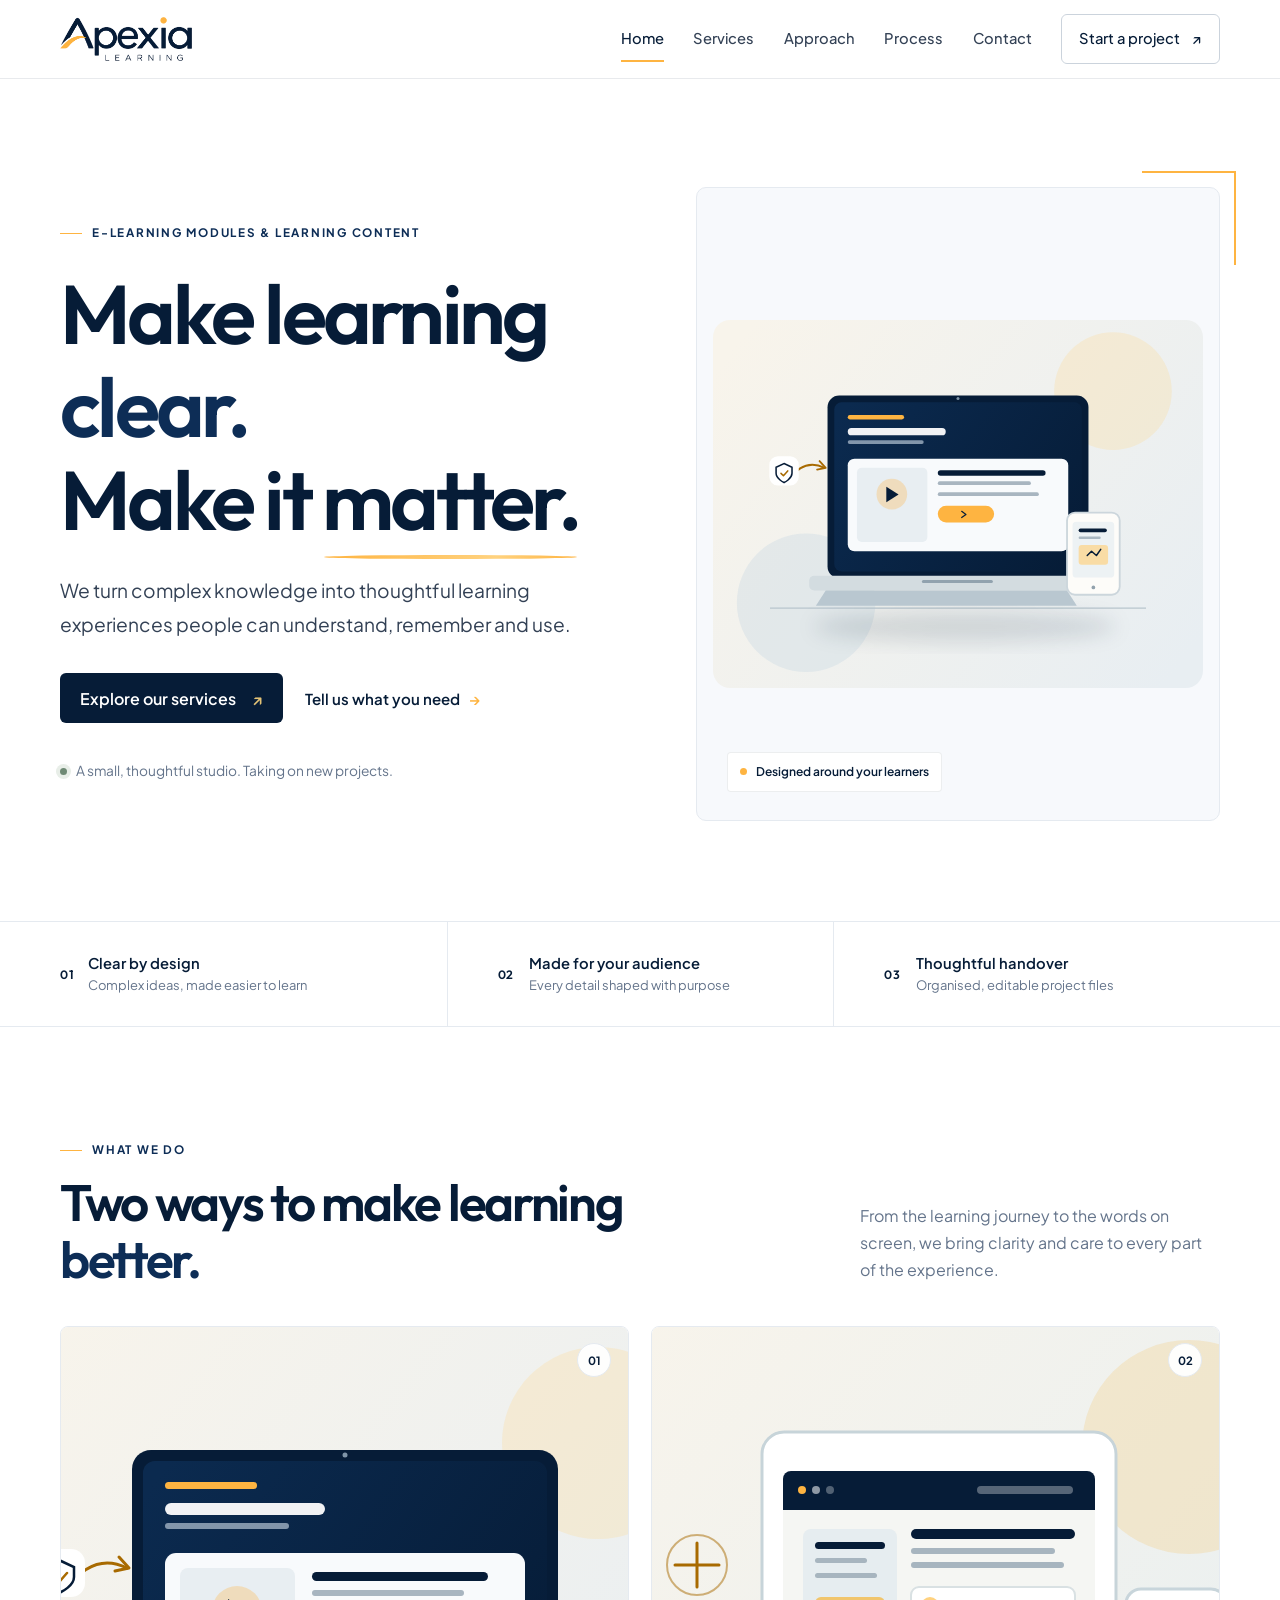
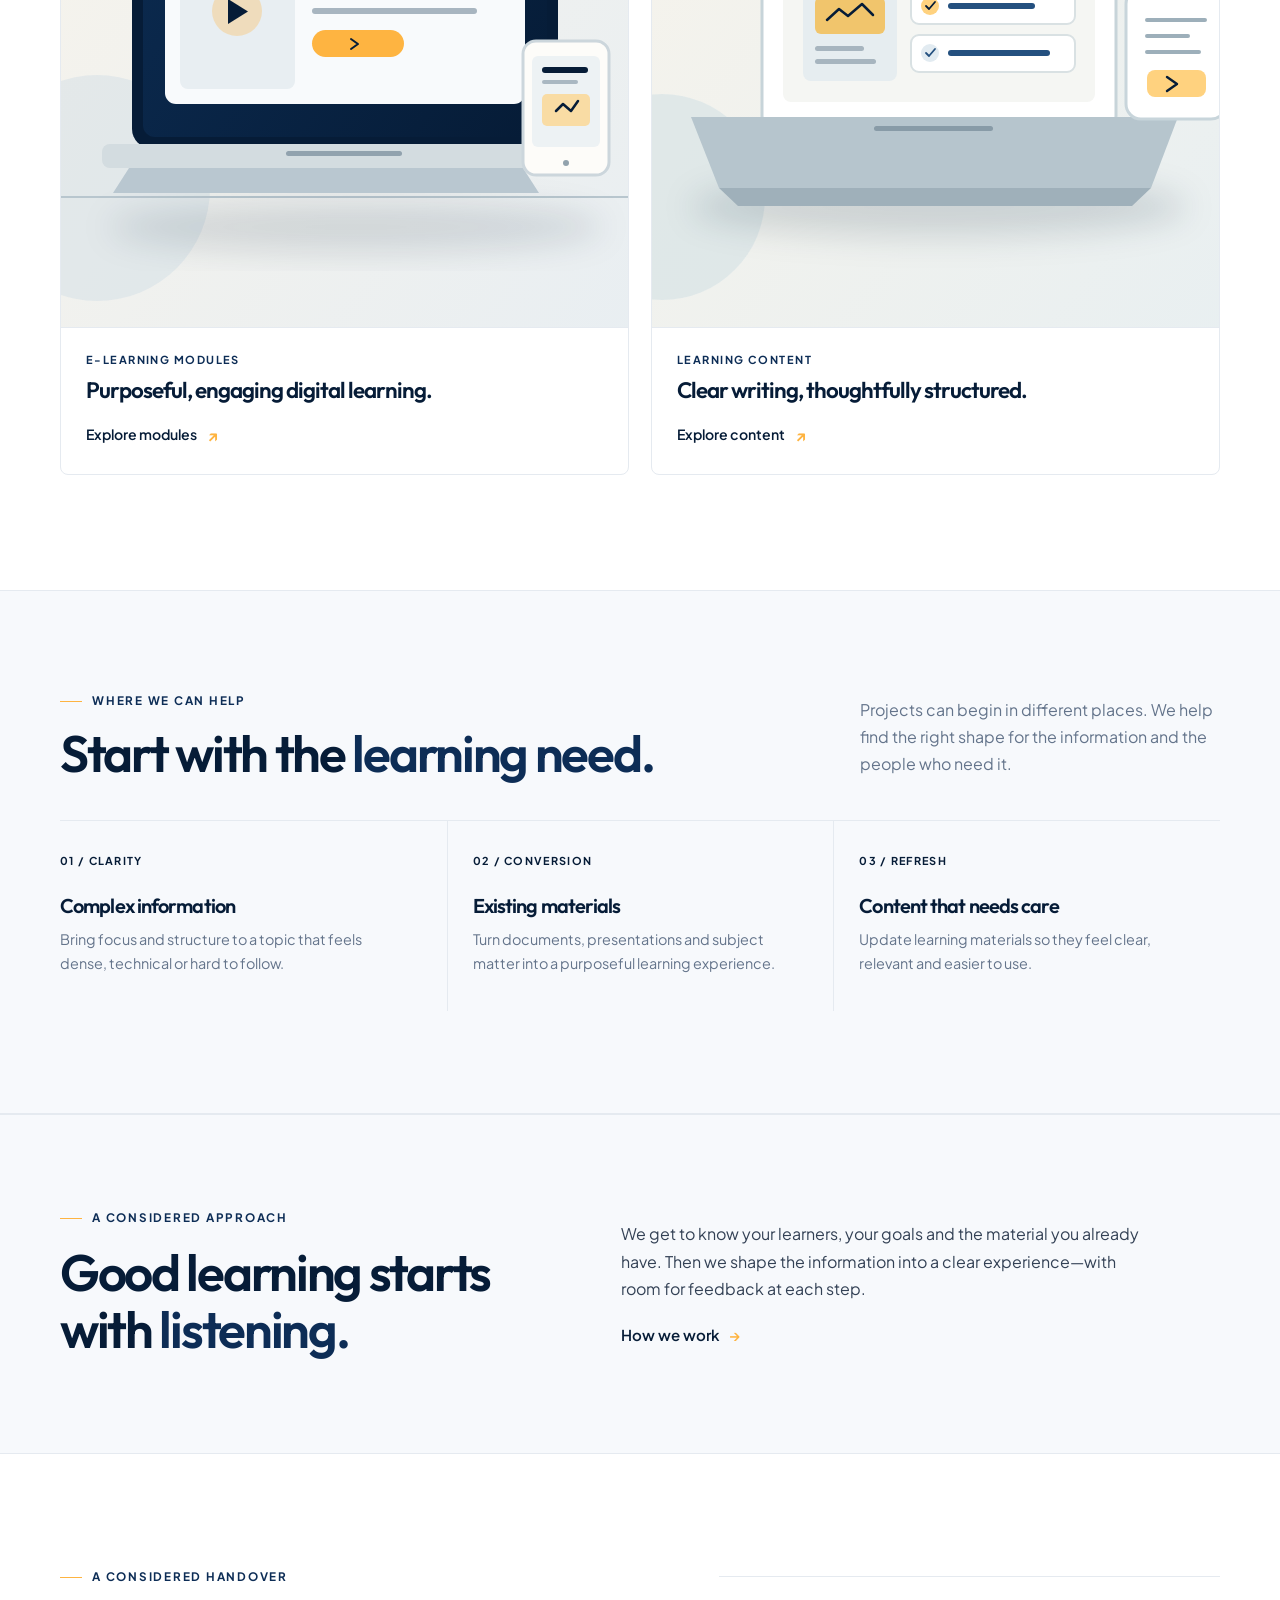
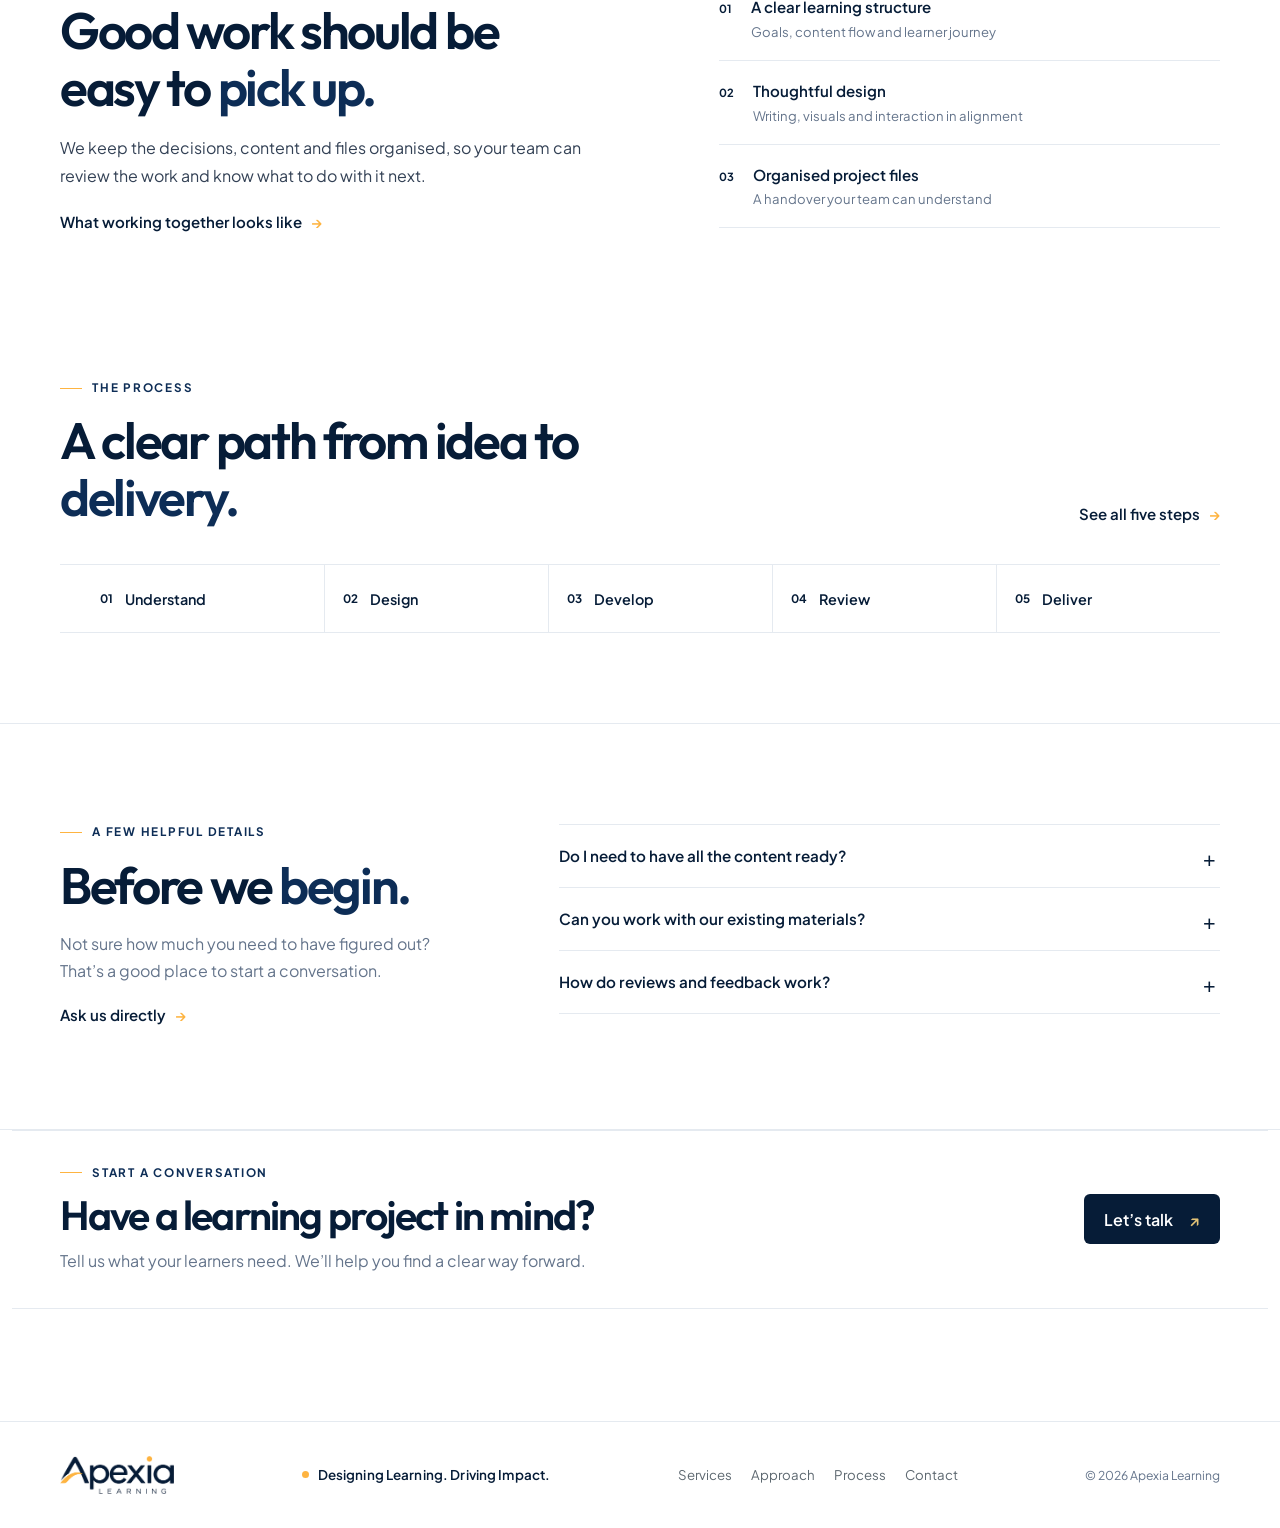
<file: index.html>
<!doctype html>
<html lang="en">
<head>
  <meta charset="utf-8">
  <meta name="viewport" content="width=device-width, initial-scale=1">
  <title>Apexia Learning — E-learning Modules &amp; Learning Content</title>
  <meta name="description" content="Thoughtfully designed e-learning modules and learning content that make complex ideas clear, memorable and useful.">
  <meta name="theme-color" content="#ffffff">
  <link rel="icon" type="image/png" href="assets/brand/favicon-64.png">
  <link rel="apple-touch-icon" href="assets/brand/apple-touch-icon.png">
  <link rel="preconnect" href="https://fonts.googleapis.com">
  <link rel="preconnect" href="https://fonts.gstatic.com" crossorigin>
  <link href="https://fonts.googleapis.com/css2?family=Outfit:wght@400;500;600;700&family=Plus+Jakarta+Sans:wght@400;500;600;700&display=swap" rel="stylesheet">
  <link rel="stylesheet" href="css/styles.css">
  <script>document.documentElement.classList.add('js');</script>
</head>
<body>
  <a class="skip-link" href="#main">Skip to content</a>
  <header class="site-header">
    <div class="container header-inner">
      <a class="brand" href="index.html" aria-label="Apexia Learning home"><img src="assets/brand/apexia-logo-520.png" alt="Apexia Learning" width="520" height="173"></a>
      <button class="menu-toggle" id="menu-toggle" aria-controls="site-nav" aria-expanded="false" aria-label="Open menu"><span></span><span></span></button>
      <nav class="nav" id="site-nav" aria-label="Main navigation"><a href="index.html" aria-current="page">Home</a><a href="services.html">Services</a><a href="approach.html">Approach</a><a href="process.html">Process</a><a href="contact.html">Contact</a><a class="nav-cta" href="contact.html">Start a project <span aria-hidden="true">↗</span></a></nav>
    </div>
  </header>

  <main id="main">
    <section class="hero container" aria-labelledby="hero-title">
      <div class="hero-copy" data-reveal>
        <p class="eyebrow"><span></span> E-learning modules &amp; learning content</p>
        <h1 id="hero-title">Make learning <em>clear.</em><br>Make it <em>matter.</em></h1>
        <p class="hero-lead">We turn complex knowledge into thoughtful learning experiences people can understand, remember and use.</p>
        <div class="actions"><a class="button button-primary" href="services.html">Explore our services <span aria-hidden="true">↗</span></a><a class="text-link" href="contact.html">Tell us what you need <span aria-hidden="true">→</span></a></div>
        <p class="availability"><span></span> A small, thoughtful studio. Taking on new projects.</p>
      </div>
      <div class="hero-art" data-reveal data-reveal-delay="1"><img src="assets/illustrations/elearning.svg" alt="Illustration of a digital learning module displayed on a laptop and tablet" width="800" height="600"><span class="art-caption"><span class="caption-dot"></span> Designed around your learners</span></div>
    </section>

    <section class="trust-row" aria-label="What you can expect">
      <div class="container trust-grid">
        <div><span class="trust-icon">01</span><p><strong>Clear by design</strong><span>Complex ideas, made easier to learn</span></p></div>
        <div><span class="trust-icon">02</span><p><strong>Made for your audience</strong><span>Every detail shaped with purpose</span></p></div>
        <div><span class="trust-icon">03</span><p><strong>Thoughtful handover</strong><span>Organised, editable project files</span></p></div>
      </div>
    </section>

    <section class="section container" aria-labelledby="services-title">
      <div class="section-intro" data-reveal><div><p class="eyebrow"><span></span> What we do</p><h2 id="services-title">Two ways to make learning <em>better.</em></h2></div><p>From the learning journey to the words on screen, we bring clarity and care to every part of the experience.</p></div>
      <div class="offer-grid">
        <a class="offer-card" href="services.html#modules" data-reveal>
          <div class="offer-image"><img src="assets/illustrations/elearning.svg" alt="Digital learning module illustration" width="800" height="600"><span class="offer-number">01</span></div>
          <div class="offer-copy"><p class="offer-kicker">E-learning modules</p><h3>Purposeful, engaging digital learning.</h3><span class="card-link">Explore modules <b aria-hidden="true">↗</b></span></div>
        </a>
        <a class="offer-card" href="services.html#content" data-reveal data-reveal-delay="1">
          <div class="offer-image"><img src="assets/illustrations/content-design.svg" alt="Learning content planning illustration" width="800" height="600"><span class="offer-number">02</span></div>
          <div class="offer-copy"><p class="offer-kicker">Learning content</p><h3>Clear writing, thoughtfully structured.</h3><span class="card-link">Explore content <b aria-hidden="true">↗</b></span></div>
        </a>
      </div>
    </section>

    <section class="usecases-section" aria-labelledby="needs-title">
      <div class="container">
        <div class="section-intro" data-reveal><div><p class="eyebrow"><span></span> Where we can help</p><h2 id="needs-title">Start with the <em>learning need.</em></h2></div><p>Projects can begin in different places. We help find the right shape for the information and the people who need it.</p></div>
        <div class="usecase-grid">
          <article class="usecase-card" data-reveal><span>01 / CLARITY</span><h3>Complex information</h3><p>Bring focus and structure to a topic that feels dense, technical or hard to follow.</p></article>
          <article class="usecase-card" data-reveal data-reveal-delay="1"><span>02 / CONVERSION</span><h3>Existing materials</h3><p>Turn documents, presentations and subject matter into a purposeful learning experience.</p></article>
          <article class="usecase-card" data-reveal data-reveal-delay="2"><span>03 / REFRESH</span><h3>Content that needs care</h3><p>Update learning materials so they feel clear, relevant and easier to use.</p></article>
        </div>
      </div>
    </section>

    <section class="approach-band">
      <div class="container approach-grid">
        <div data-reveal><p class="eyebrow"><span></span> A considered approach</p><h2>Good learning starts with <em>listening.</em></h2></div>
        <div data-reveal data-reveal-delay="1"><p>We get to know your learners, your goals and the material you already have. Then we shape the information into a clear experience—with room for feedback at each step.</p><a class="text-link" href="approach.html">How we work <span aria-hidden="true">→</span></a></div>
      </div>
    </section>

    <section class="section container project-outcomes" aria-labelledby="outcomes-title">
      <div class="outcomes-copy" data-reveal><p class="eyebrow"><span></span> A considered handover</p><h2 id="outcomes-title">Good work should be easy to <em>pick up.</em></h2><p>We keep the decisions, content and files organised, so your team can review the work and know what to do with it next.</p><a class="text-link" href="approach.html">What working together looks like <span aria-hidden="true">→</span></a></div>
      <div class="outcomes-list" data-reveal data-reveal-delay="1"><div><span>01</span><p><strong>A clear learning structure</strong><small>Goals, content flow and learner journey</small></p></div><div><span>02</span><p><strong>Thoughtful design</strong><small>Writing, visuals and interaction in alignment</small></p></div><div><span>03</span><p><strong>Organised project files</strong><small>A handover your team can understand</small></p></div></div>
    </section>

    <section class="section section-compact container process-preview" aria-labelledby="process-title">
      <div class="section-intro" data-reveal><div><p class="eyebrow"><span></span> The process</p><h2 id="process-title">A clear path from idea to <em>delivery.</em></h2></div><a class="text-link" href="process.html">See all five steps <span aria-hidden="true">→</span></a></div>
      <ol class="mini-steps"><li><span>01</span>Understand</li><li><span>02</span>Design</li><li><span>03</span>Develop</li><li><span>04</span>Review</li><li><span>05</span>Deliver</li></ol>
    </section>

    <section class="faq-section" aria-labelledby="faq-title"><div class="container faq-grid"><div data-reveal><p class="eyebrow"><span></span> A few helpful details</p><h2 id="faq-title">Before we <em>begin.</em></h2><p>Not sure how much you need to have figured out? That’s a good place to start a conversation.</p><a class="text-link" href="contact.html">Ask us directly <span aria-hidden="true">→</span></a></div><div class="faq-list" data-reveal data-reveal-delay="1"><details><summary>Do I need to have all the content ready?</summary><p>No. A brief, existing documents or an early outline is enough to begin. We can help clarify what’s missing and shape a useful content plan.</p></details><details><summary>Can you work with our existing materials?</summary><p>Yes. We can review what you already have and help turn it into a clear module or a more useful set of learning materials.</p></details><details><summary>How do reviews and feedback work?</summary><p>We share work at clear points in the process, so your team can review the direction and provide feedback before we move ahead.</p></details></div></div></section>

    <section class="cta-panel container" data-reveal><div><p class="eyebrow"><span></span> Start a conversation</p><h2>Have a learning project in mind?</h2><p>Tell us what your learners need. We’ll help you find a clear way forward.</p></div><a class="button button-primary" href="contact.html">Let’s talk <span aria-hidden="true">↗</span></a></section>
  </main>

  <footer class="site-footer"><div class="container footer-inner"><a class="brand" href="index.html"><img src="assets/brand/apexia-logo-520.png" alt="Apexia Learning" width="520" height="173"></a><p>Designing Learning. Driving Impact.</p><nav aria-label="Footer navigation"><a href="services.html">Services</a><a href="approach.html">Approach</a><a href="process.html">Process</a><a href="contact.html">Contact</a></nav><small>© <span id="year">2026</span> Apexia Learning</small></div></footer>
  <script src="js/main.js" defer></script>
</body>
</html>
</file>
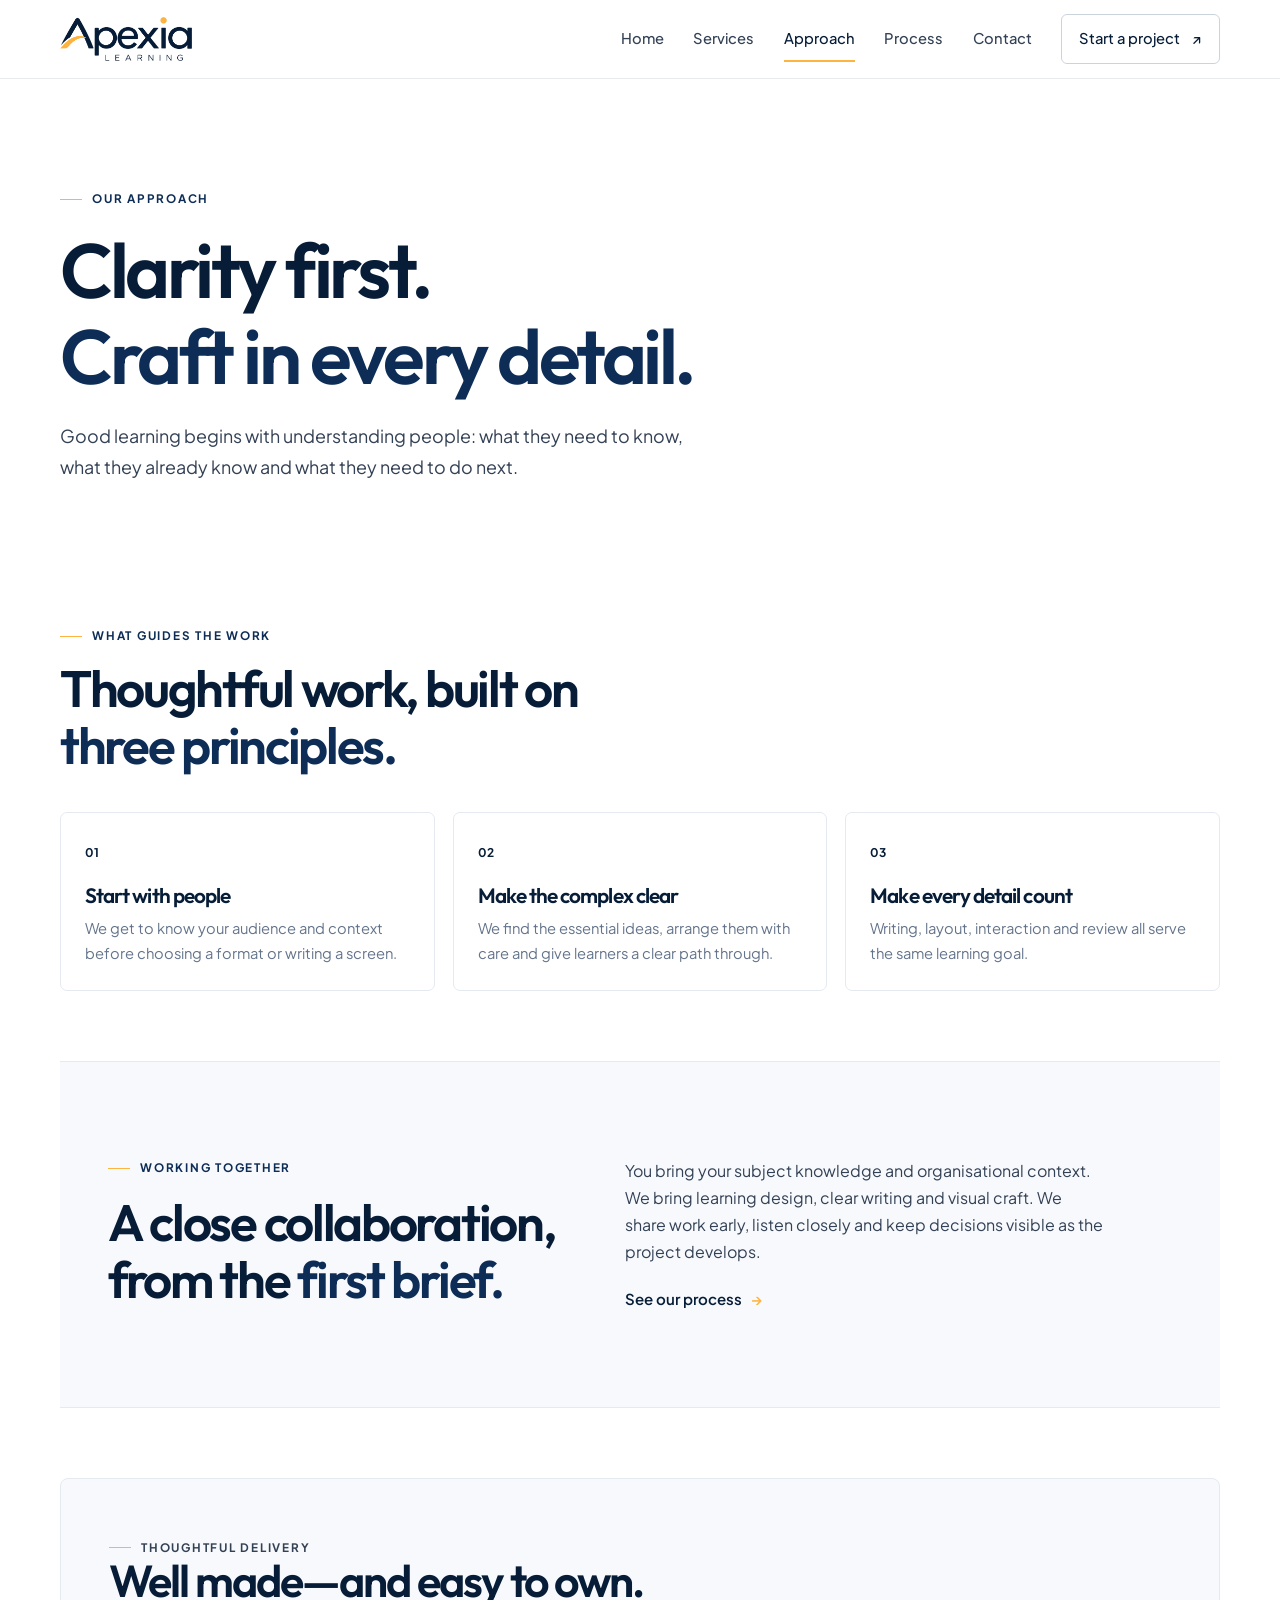
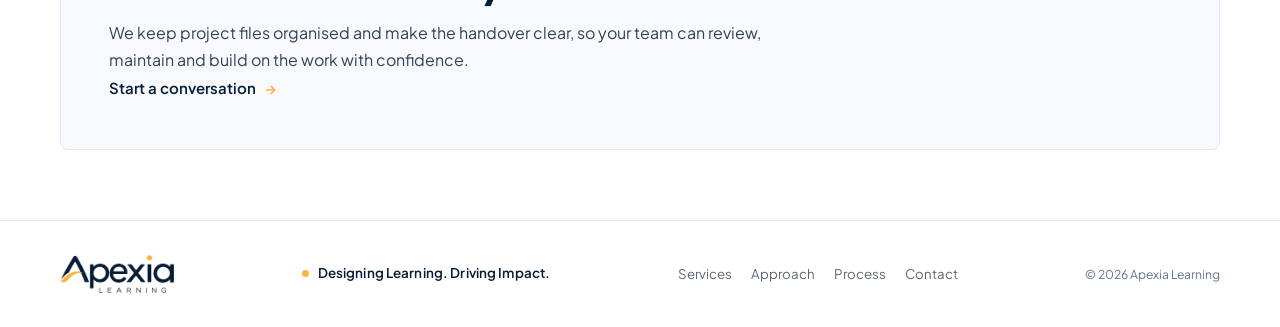
<file: approach.html>
<!doctype html>
<html lang="en">
<head>
  <meta charset="utf-8"><meta name="viewport" content="width=device-width, initial-scale=1">
  <title>Our Approach — Apexia Learning</title><meta name="description" content="A thoughtful, collaborative approach to e-learning modules and learning content.">
  <meta name="theme-color" content="#ffffff"><link rel="icon" type="image/png" href="assets/brand/favicon-64.png">
  <link rel="preconnect" href="https://fonts.googleapis.com"><link rel="preconnect" href="https://fonts.gstatic.com" crossorigin><link href="https://fonts.googleapis.com/css2?family=Outfit:wght@400;500;600;700&family=Plus+Jakarta+Sans:wght@400;500;600;700&display=swap" rel="stylesheet"><link rel="stylesheet" href="css/styles.css"><script>document.documentElement.classList.add('js');</script>
</head>
<body><a class="skip-link" href="#main">Skip to content</a>
<header class="site-header"><div class="container header-inner"><a class="brand" href="index.html" aria-label="Apexia Learning home"><img src="assets/brand/apexia-logo-520.png" alt="Apexia Learning" width="520" height="173"></a><button class="menu-toggle" id="menu-toggle" aria-controls="site-nav" aria-expanded="false" aria-label="Open menu"><span></span><span></span></button><nav class="nav" id="site-nav" aria-label="Main navigation"><a href="index.html">Home</a><a href="services.html">Services</a><a href="approach.html" aria-current="page">Approach</a><a href="process.html">Process</a><a href="contact.html">Contact</a><a class="nav-cta" href="contact.html">Start a project <span aria-hidden="true">↗</span></a></nav></div></header>
<main id="main" class="container">
  <section class="page-hero" data-reveal><p class="eyebrow"><span></span> Our approach</p><h1>Clarity first.<br><em>Craft in every detail.</em></h1><p>Good learning begins with understanding people: what they need to know, what they already know and what they need to do next.</p></section>
  <section class="page-section" aria-labelledby="principles-title"><div class="section-intro" data-reveal><div><p class="eyebrow"><span></span> What guides the work</p><h2 id="principles-title">Thoughtful work, built on <em>three principles.</em></h2></div></div><div class="principle-grid">
    <article class="principle-card" data-reveal><span>01</span><h3>Start with people</h3><p>We get to know your audience and context before choosing a format or writing a screen.</p></article>
    <article class="principle-card" data-reveal data-reveal-delay="1"><span>02</span><h3>Make the complex clear</h3><p>We find the essential ideas, arrange them with care and give learners a clear path through.</p></article>
    <article class="principle-card" data-reveal data-reveal-delay="2"><span>03</span><h3>Make every detail count</h3><p>Writing, layout, interaction and review all serve the same learning goal.</p></article>
  </div></section>
  <section class="approach-band"><div class="container approach-grid"><div data-reveal><p class="eyebrow"><span></span> Working together</p><h2>A close collaboration, from the <em>first brief.</em></h2></div><div data-reveal data-reveal-delay="1"><p>You bring your subject knowledge and organisational context. We bring learning design, clear writing and visual craft. We share work early, listen closely and keep decisions visible as the project develops.</p><a class="text-link" href="process.html">See our process <span aria-hidden="true">→</span></a></div></div></section>
  <section class="page-section"><div class="note-panel" data-reveal><p class="eyebrow"><span></span> Thoughtful delivery</p><h2>Well made—and easy to own.</h2><p>We keep project files organised and make the handover clear, so your team can review, maintain and build on the work with confidence.</p><a class="text-link" href="contact.html">Start a conversation <span aria-hidden="true">→</span></a></div></section>
</main>
<footer class="site-footer"><div class="container footer-inner"><a class="brand" href="index.html"><img src="assets/brand/apexia-logo-520.png" alt="Apexia Learning" width="520" height="173"></a><p>Designing Learning. Driving Impact.</p><nav aria-label="Footer navigation"><a href="services.html">Services</a><a href="approach.html">Approach</a><a href="process.html">Process</a><a href="contact.html">Contact</a></nav><small>© <span id="year">2026</span> Apexia Learning</small></div></footer><script src="js/main.js" defer></script></body></html>
</file>
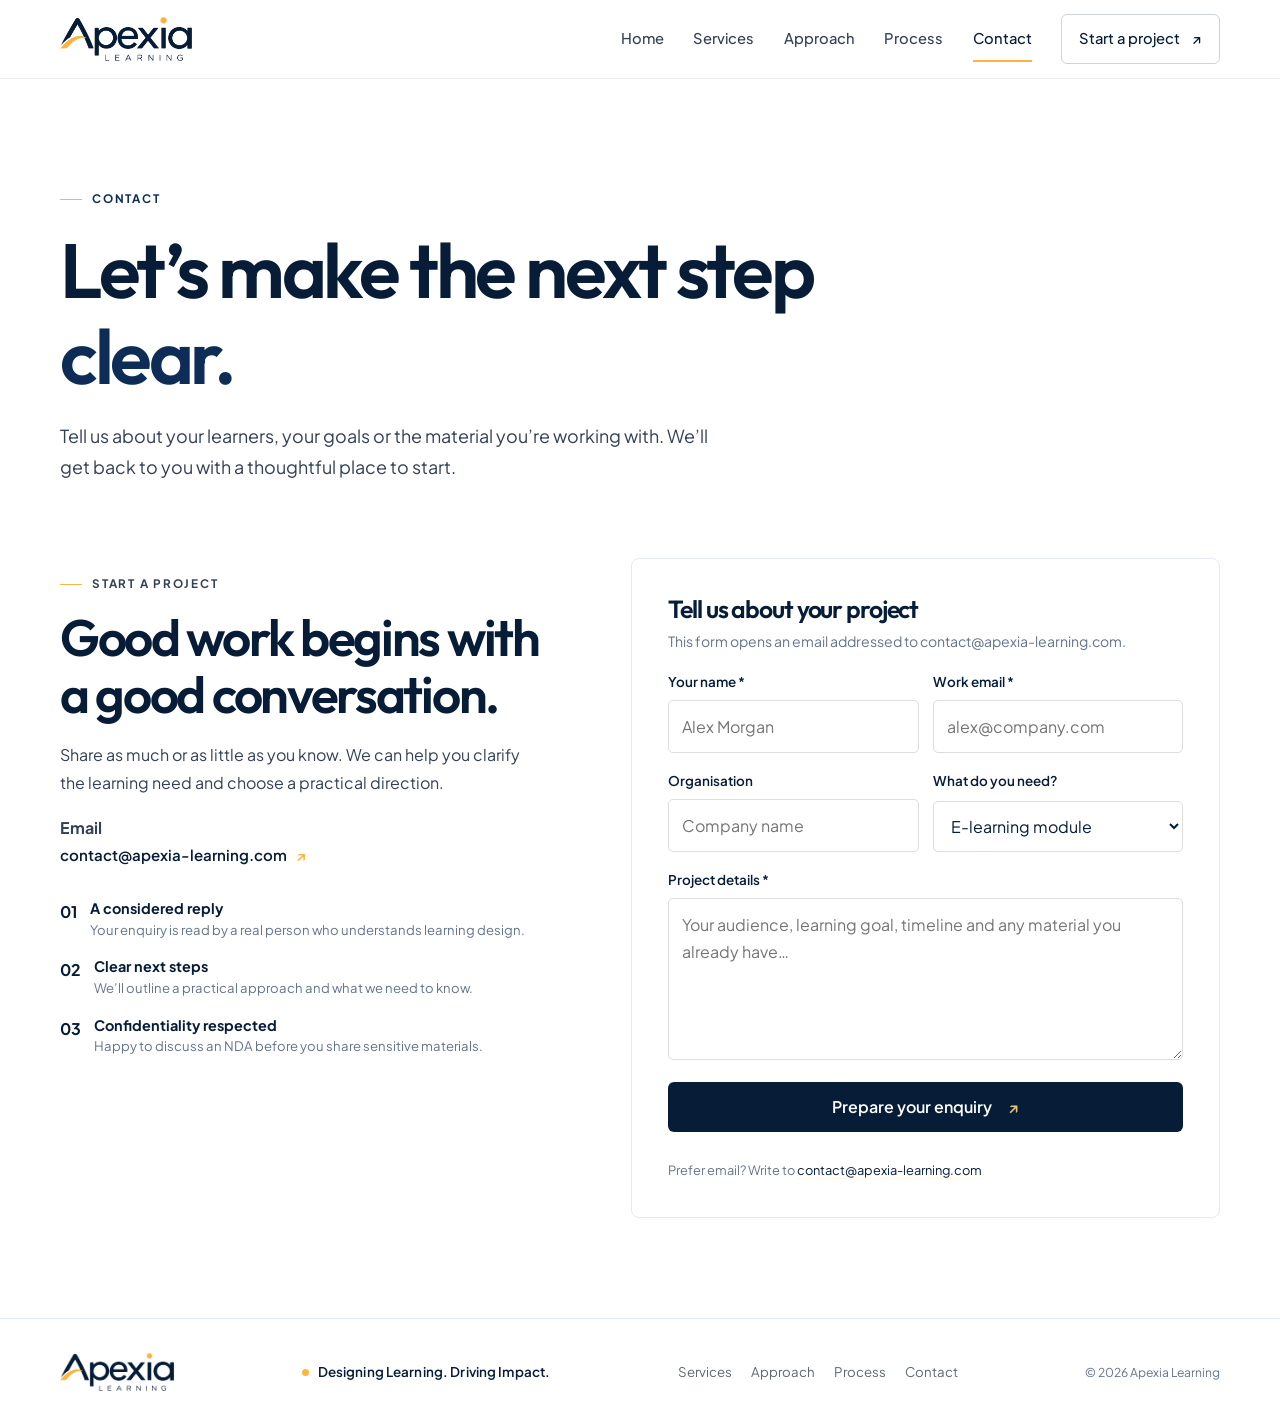
<file: contact.html>
<!doctype html>
<html lang="en">
<head>
  <meta charset="utf-8"><meta name="viewport" content="width=device-width, initial-scale=1">
  <title>Contact — Apexia Learning</title><meta name="description" content="Tell Apexia Learning about your e-learning module or learning content project.">
  <meta name="theme-color" content="#ffffff"><link rel="icon" type="image/png" href="assets/brand/favicon-64.png">
  <link rel="preconnect" href="https://fonts.googleapis.com"><link rel="preconnect" href="https://fonts.gstatic.com" crossorigin><link href="https://fonts.googleapis.com/css2?family=Outfit:wght@400;500;600;700&family=Plus+Jakarta+Sans:wght@400;500;600;700&display=swap" rel="stylesheet"><link rel="stylesheet" href="css/styles.css"><script>document.documentElement.classList.add('js');</script>
</head>
<body><a class="skip-link" href="#main">Skip to content</a>
<header class="site-header"><div class="container header-inner"><a class="brand" href="index.html" aria-label="Apexia Learning home"><img src="assets/brand/apexia-logo-520.png" alt="Apexia Learning" width="520" height="173"></a><button class="menu-toggle" id="menu-toggle" aria-controls="site-nav" aria-expanded="false" aria-label="Open menu"><span></span><span></span></button><nav class="nav" id="site-nav" aria-label="Main navigation"><a href="index.html">Home</a><a href="services.html">Services</a><a href="approach.html">Approach</a><a href="process.html">Process</a><a href="contact.html" aria-current="page">Contact</a><a class="nav-cta" href="contact.html">Start a project <span aria-hidden="true">↗</span></a></nav></div></header>
<main id="main" class="container">
  <section class="page-hero" data-reveal><p class="eyebrow"><span></span> Contact</p><h1>Let’s make the next step <em>clear.</em></h1><p>Tell us about your learners, your goals or the material you’re working with. We’ll get back to you with a thoughtful place to start.</p></section>
  <section class="contact-layout">
    <div class="contact-copy" data-reveal><p class="eyebrow"><span></span> Start a project</p><h2>Good work begins with a good conversation.</h2><p>Share as much or as little as you know. We can help you clarify the learning need and choose a practical direction.</p><p><strong>Email</strong><br><a class="text-link" href="mailto:contact@apexia-learning.com">contact@apexia-learning.com <span aria-hidden="true">↗</span></a></p>
      <div class="contact-points"><div class="contact-point"><span>01</span><p><strong>A considered reply</strong><small>Your enquiry is read by a real person who understands learning design.</small></p></div><div class="contact-point"><span>02</span><p><strong>Clear next steps</strong><small>We’ll outline a practical approach and what we need to know.</small></p></div><div class="contact-point"><span>03</span><p><strong>Confidentiality respected</strong><small>Happy to discuss an NDA before you share sensitive materials.</small></p></div></div>
    </div>
    <div class="form-card" data-reveal data-reveal-delay="1"><h2>Tell us about your project</h2><p>This form opens an email addressed to contact@apexia-learning.com.</p>
      <form id="contact-form" novalidate>
        <div class="form-row"><div class="field"><label for="f-name">Your name <span aria-hidden="true">*</span></label><input id="f-name" name="name" type="text" autocomplete="name" placeholder="Alex Morgan" required><span class="field-error">Please enter your name.</span></div><div class="field"><label for="f-email">Work email <span aria-hidden="true">*</span></label><input id="f-email" name="email" type="email" autocomplete="email" placeholder="alex@company.com" required><span class="field-error">Please enter a valid email address.</span></div></div>
        <div class="form-row"><div class="field"><label for="f-org">Organisation</label><input id="f-org" name="org" type="text" autocomplete="organization" placeholder="Company name"></div><div class="field"><label for="f-type">What do you need?</label><select id="f-type" name="type"><option value="module">E-learning module</option><option value="content">Learning content</option><option value="both">Module and content</option><option value="unsure">Not sure yet</option></select></div></div>
        <div class="field"><label for="f-msg">Project details <span aria-hidden="true">*</span></label><textarea id="f-msg" name="message" rows="5" placeholder="Your audience, learning goal, timeline and any material you already have…" required></textarea><span class="field-error">Please tell us a little about the project.</span></div>
        <button class="button button-primary" type="submit">Prepare your enquiry <span aria-hidden="true">↗</span></button><p class="form-status" id="form-status" role="status" aria-live="polite"></p><p class="form-foot">Prefer email? Write to <a href="mailto:contact@apexia-learning.com">contact@apexia-learning.com</a></p>
      </form>
    </div>
  </section>
</main>
<footer class="site-footer"><div class="container footer-inner"><a class="brand" href="index.html"><img src="assets/brand/apexia-logo-520.png" alt="Apexia Learning" width="520" height="173"></a><p>Designing Learning. Driving Impact.</p><nav aria-label="Footer navigation"><a href="services.html">Services</a><a href="approach.html">Approach</a><a href="process.html">Process</a><a href="contact.html">Contact</a></nav><small>© <span id="year">2026</span> Apexia Learning</small></div></footer><script src="js/main.js" defer></script></body></html>
</file>
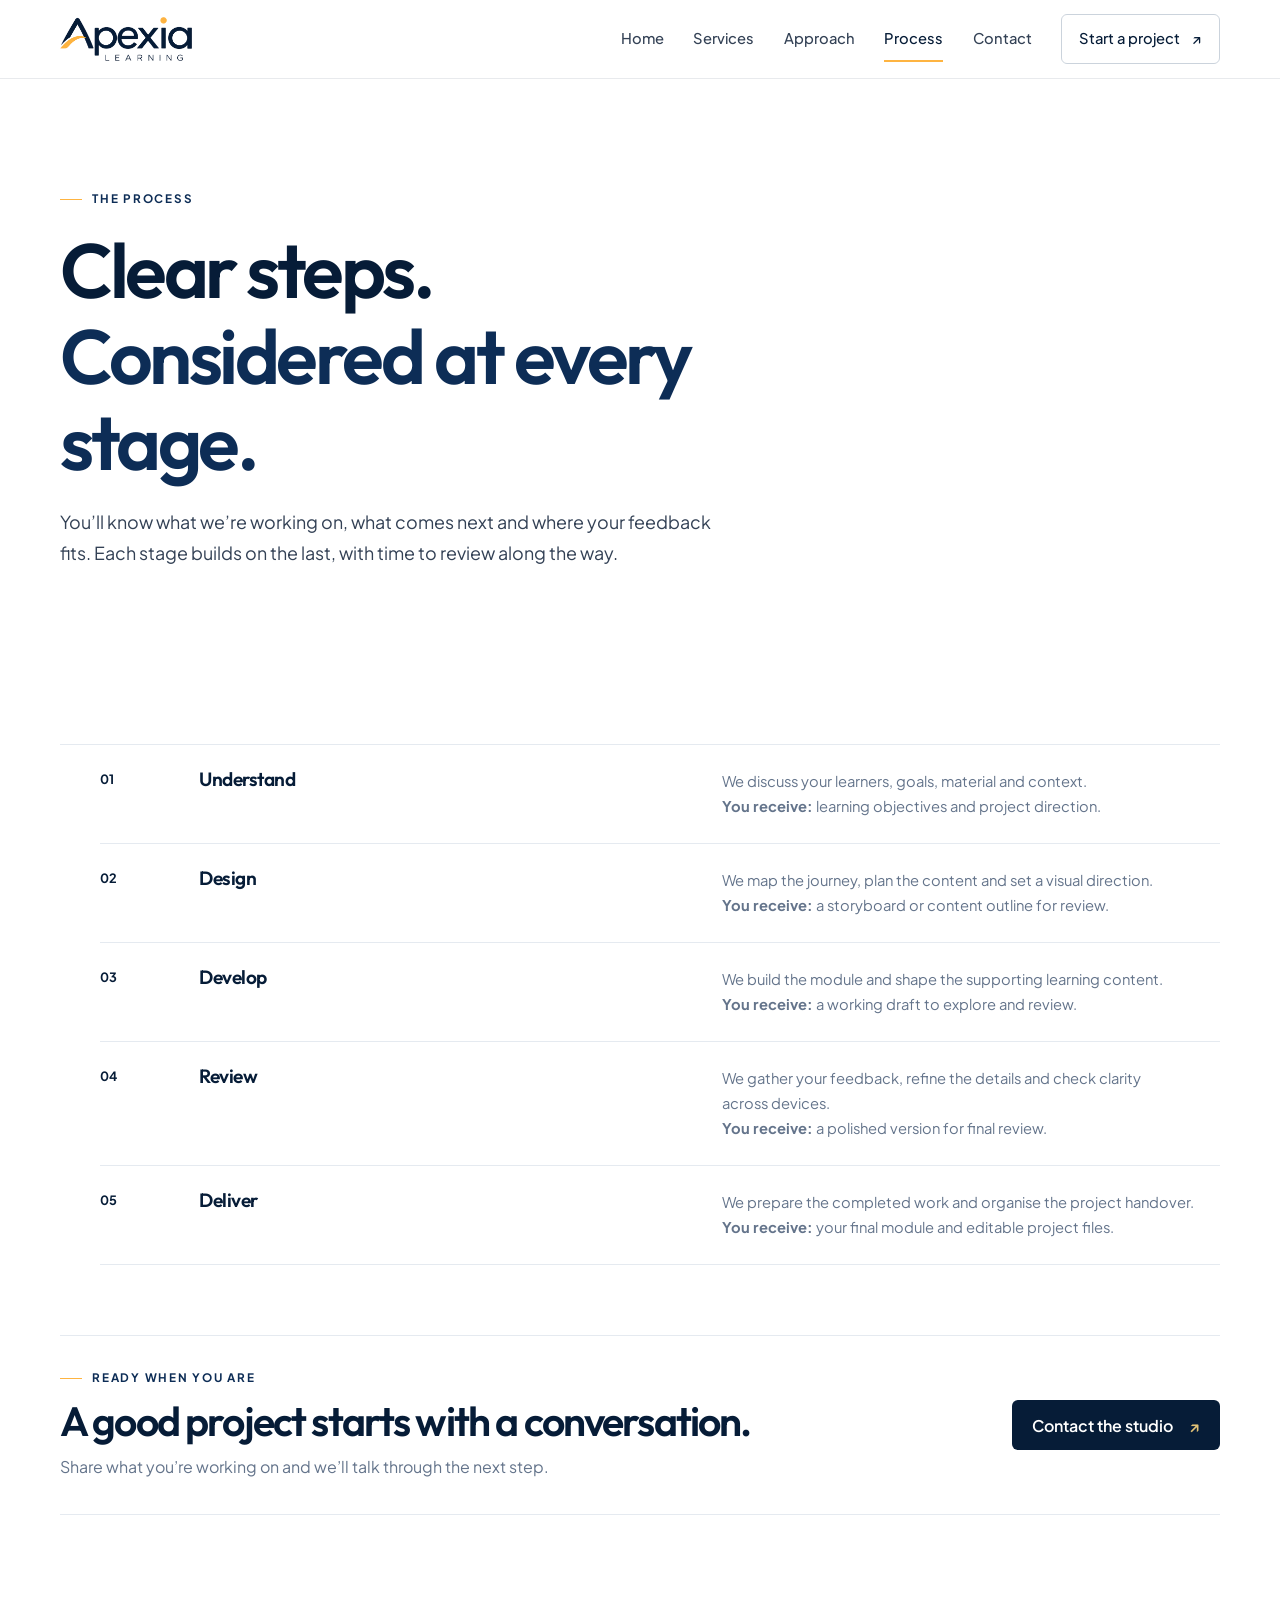
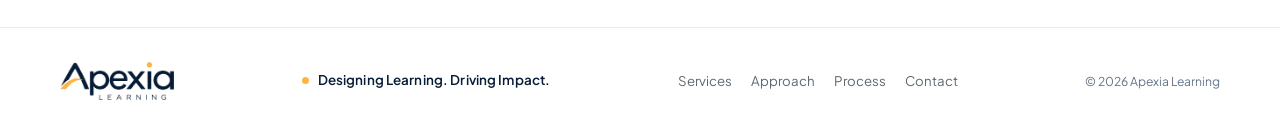
<file: process.html>
<!doctype html>
<html lang="en">
<head>
  <meta charset="utf-8"><meta name="viewport" content="width=device-width, initial-scale=1">
  <title>Process — Apexia Learning</title><meta name="description" content="A clear five-step process for creating e-learning modules and learning content with Apexia Learning.">
  <meta name="theme-color" content="#ffffff"><link rel="icon" type="image/png" href="assets/brand/favicon-64.png">
  <link rel="preconnect" href="https://fonts.googleapis.com"><link rel="preconnect" href="https://fonts.gstatic.com" crossorigin><link href="https://fonts.googleapis.com/css2?family=Outfit:wght@400;500;600;700&family=Plus+Jakarta+Sans:wght@400;500;600;700&display=swap" rel="stylesheet"><link rel="stylesheet" href="css/styles.css"><script>document.documentElement.classList.add('js');</script>
</head>
<body><a class="skip-link" href="#main">Skip to content</a>
<header class="site-header"><div class="container header-inner"><a class="brand" href="index.html" aria-label="Apexia Learning home"><img src="assets/brand/apexia-logo-520.png" alt="Apexia Learning" width="520" height="173"></a><button class="menu-toggle" id="menu-toggle" aria-controls="site-nav" aria-expanded="false" aria-label="Open menu"><span></span><span></span></button><nav class="nav" id="site-nav" aria-label="Main navigation"><a href="index.html">Home</a><a href="services.html">Services</a><a href="approach.html">Approach</a><a href="process.html" aria-current="page">Process</a><a href="contact.html">Contact</a><a class="nav-cta" href="contact.html">Start a project <span aria-hidden="true">↗</span></a></nav></div></header>
<main id="main" class="container">
  <section class="page-hero" data-reveal><p class="eyebrow"><span></span> The process</p><h1>Clear steps.<br><em>Considered at every stage.</em></h1><p>You’ll know what we’re working on, what comes next and where your feedback fits. Each stage builds on the last, with time to review along the way.</p></section>
  <section class="page-section" aria-label="Project stages"><ol class="timeline">
    <li data-reveal><span class="step-label">01</span><h2>Understand</h2><p>We discuss your learners, goals, material and context.<br><strong>You receive:</strong> learning objectives and project direction.</p></li>
    <li data-reveal><span class="step-label">02</span><h2>Design</h2><p>We map the journey, plan the content and set a visual direction.<br><strong>You receive:</strong> a storyboard or content outline for review.</p></li>
    <li data-reveal><span class="step-label">03</span><h2>Develop</h2><p>We build the module and shape the supporting learning content.<br><strong>You receive:</strong> a working draft to explore and review.</p></li>
    <li data-reveal><span class="step-label">04</span><h2>Review</h2><p>We gather your feedback, refine the details and check clarity across devices.<br><strong>You receive:</strong> a polished version for final review.</p></li>
    <li data-reveal><span class="step-label">05</span><h2>Deliver</h2><p>We prepare the completed work and organise the project handover.<br><strong>You receive:</strong> your final module and editable project files.</p></li>
  </ol></section>
  <section class="cta-panel" data-reveal><div><p class="eyebrow"><span></span> Ready when you are</p><h2>A good project starts with a conversation.</h2><p>Share what you’re working on and we’ll talk through the next step.</p></div><a class="button button-primary" href="contact.html">Contact the studio <span aria-hidden="true">↗</span></a></section>
</main>
<footer class="site-footer"><div class="container footer-inner"><a class="brand" href="index.html"><img src="assets/brand/apexia-logo-520.png" alt="Apexia Learning" width="520" height="173"></a><p>Designing Learning. Driving Impact.</p><nav aria-label="Footer navigation"><a href="services.html">Services</a><a href="approach.html">Approach</a><a href="process.html">Process</a><a href="contact.html">Contact</a></nav><small>© <span id="year">2026</span> Apexia Learning</small></div></footer><script src="js/main.js" defer></script></body></html>
</file>
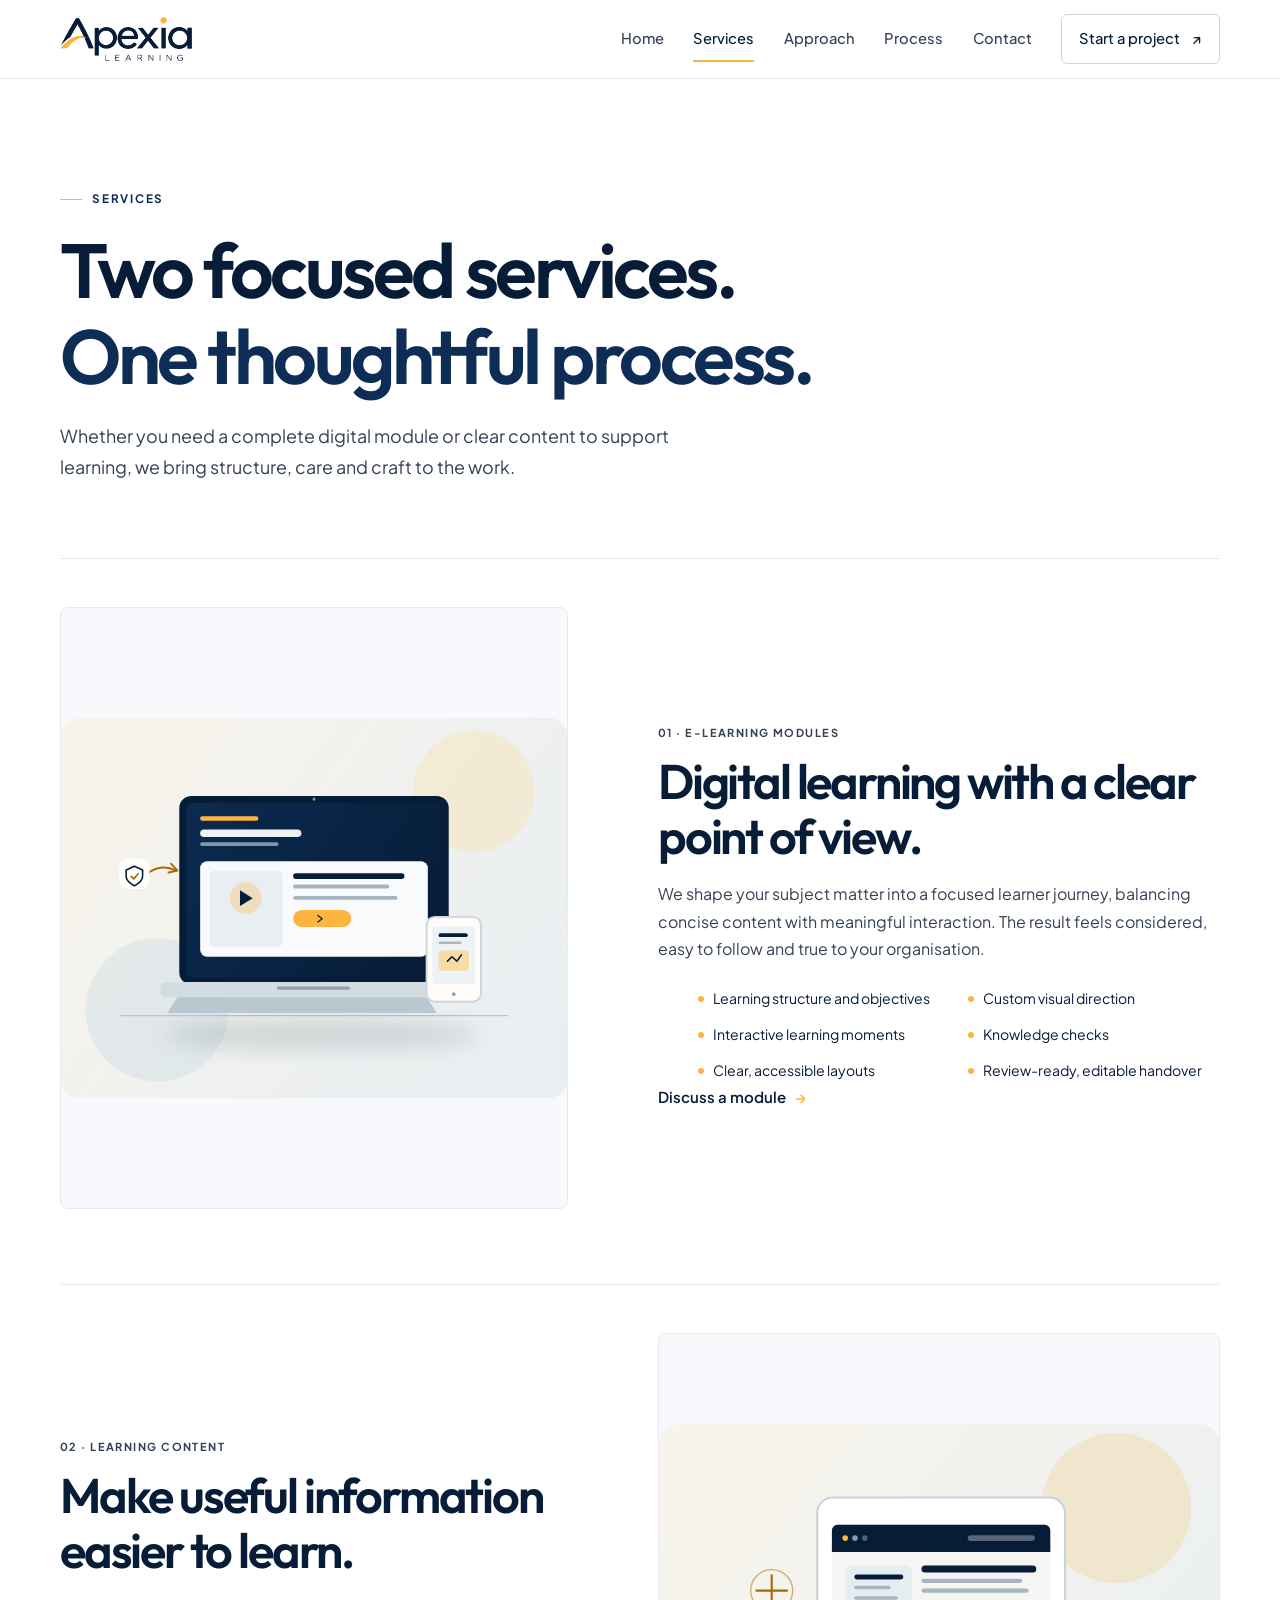
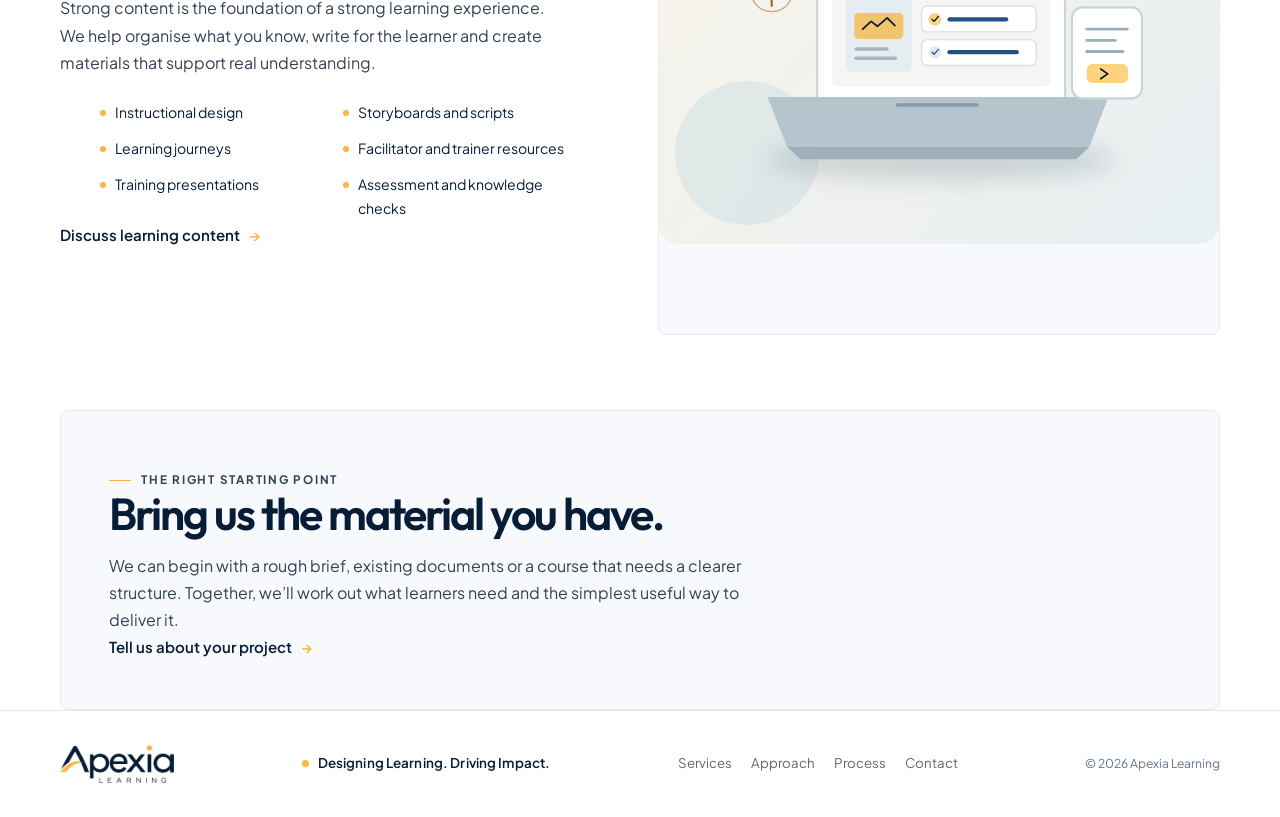
<file: services.html>
<!doctype html>
<html lang="en">
<head>
  <meta charset="utf-8"><meta name="viewport" content="width=device-width, initial-scale=1">
  <title>Services — Apexia Learning</title><meta name="description" content="Explore Apexia Learning’s e-learning module design and learning content services.">
  <meta name="theme-color" content="#ffffff"><link rel="icon" type="image/png" href="assets/brand/favicon-64.png">
  <link rel="preconnect" href="https://fonts.googleapis.com"><link rel="preconnect" href="https://fonts.gstatic.com" crossorigin><link href="https://fonts.googleapis.com/css2?family=Outfit:wght@400;500;600;700&family=Plus+Jakarta+Sans:wght@400;500;600;700&display=swap" rel="stylesheet"><link rel="stylesheet" href="css/styles.css"><script>document.documentElement.classList.add('js');</script>
</head>
<body><a class="skip-link" href="#main">Skip to content</a>
<header class="site-header"><div class="container header-inner"><a class="brand" href="index.html" aria-label="Apexia Learning home"><img src="assets/brand/apexia-logo-520.png" alt="Apexia Learning" width="520" height="173"></a><button class="menu-toggle" id="menu-toggle" aria-controls="site-nav" aria-expanded="false" aria-label="Open menu"><span></span><span></span></button><nav class="nav" id="site-nav" aria-label="Main navigation"><a href="index.html">Home</a><a href="services.html" aria-current="page">Services</a><a href="approach.html">Approach</a><a href="process.html">Process</a><a href="contact.html">Contact</a><a class="nav-cta" href="contact.html">Start a project <span aria-hidden="true">↗</span></a></nav></div></header>
<main id="main" class="container">
  <section class="page-hero" data-reveal><p class="eyebrow"><span></span> Services</p><h1>Two focused services.<br><em>One thoughtful process.</em></h1><p>Whether you need a complete digital module or clear content to support learning, we bring structure, care and craft to the work.</p></section>
  <section class="service-feature" id="modules" aria-labelledby="modules-title"><div class="feature-art" data-reveal><img src="assets/illustrations/elearning.svg" alt="Illustration of a digital learning module on laptop and tablet" width="800" height="600"></div><div class="feature-copy" data-reveal data-reveal-delay="1"><p class="offer-kicker">01 · E-learning modules</p><h2 id="modules-title">Digital learning with a clear point of view.</h2><p>We shape your subject matter into a focused learner journey, balancing concise content with meaningful interaction. The result feels considered, easy to follow and true to your organisation.</p><ul><li>Learning structure and objectives</li><li>Custom visual direction</li><li>Interactive learning moments</li><li>Knowledge checks</li><li>Clear, accessible layouts</li><li>Review-ready, editable handover</li></ul><a class="text-link" href="contact.html?type=module">Discuss a module <span aria-hidden="true">→</span></a></div></section>
  <section class="service-feature reverse" id="content" aria-labelledby="content-title"><div class="feature-art" data-reveal><img src="assets/illustrations/content-design.svg" alt="Illustration of a structured learning content plan" width="800" height="600"></div><div class="feature-copy" data-reveal data-reveal-delay="1"><p class="offer-kicker">02 · Learning content</p><h2 id="content-title">Make useful information easier to learn.</h2><p>Strong content is the foundation of a strong learning experience. We help organise what you know, write for the learner and create materials that support real understanding.</p><ul><li>Instructional design</li><li>Storyboards and scripts</li><li>Learning journeys</li><li>Facilitator and trainer resources</li><li>Training presentations</li><li>Assessment and knowledge checks</li></ul><a class="text-link" href="contact.html?type=content">Discuss learning content <span aria-hidden="true">→</span></a></div></section>
  <section class="note-panel page-section" data-reveal><p class="eyebrow"><span></span> The right starting point</p><h2>Bring us the material you have.</h2><p>We can begin with a rough brief, existing documents or a course that needs a clearer structure. Together, we’ll work out what learners need and the simplest useful way to deliver it.</p><a class="text-link" href="contact.html">Tell us about your project <span aria-hidden="true">→</span></a></section>
</main>
<footer class="site-footer"><div class="container footer-inner"><a class="brand" href="index.html"><img src="assets/brand/apexia-logo-520.png" alt="Apexia Learning" width="520" height="173"></a><p>Designing Learning. Driving Impact.</p><nav aria-label="Footer navigation"><a href="services.html">Services</a><a href="approach.html">Approach</a><a href="process.html">Process</a><a href="contact.html">Contact</a></nav><small>© <span id="year">2026</span> Apexia Learning</small></div></footer><script src="js/main.js" defer></script></body></html>
</file>
<file: css/styles.css>
:root {
  --ink: #061c37;
  --body: #334155;
  --muted: #64748b;
  --blue: #0d2d56;
  --gold: #feb441;
  --gold-soft: #fff7e8;
  --paper: #ffffff;
  --white: #fff;
  --sand: #f7f9fc;
  --line: #e5eaf0;
  --font-display: "Outfit", -apple-system, BlinkMacSystemFont, sans-serif;
  --font-body: "Plus Jakarta Sans", -apple-system, BlinkMacSystemFont, sans-serif;
  --container: 1160px;
  --gutter: clamp(22px, 5vw, 48px);
  --ease: cubic-bezier(.2,.75,.25,1);
}
*,*::before,*::after { box-sizing: border-box; }
* { margin: 0; }
html { scroll-behavior: smooth; scroll-padding-top: 92px; }
body { background: var(--paper); color: var(--body); font: 16px/1.7 var(--font-body); -webkit-font-smoothing: antialiased; }
img,svg { display: block; max-width: 100%; }
a { color: inherit; text-decoration: none; }
button,input,select,textarea { font: inherit; }
button { border: 0; cursor: pointer; }
::selection { color: var(--ink); background: var(--gold-soft); }
:focus-visible { outline: 3px solid var(--blue); outline-offset: 4px; border-radius: 5px; }
h1,h2,h3 { color: var(--ink); font-family: var(--font-display); letter-spacing: -.045em; line-height: 1.12; font-weight: 600; }
h1 { font-size: clamp(3.2rem, 6.5vw, 5.9rem); }
h2 { font-size: clamp(2.1rem, 4vw, 3.65rem); }
h3 { font-size: 1.3rem; }
p { text-wrap: pretty; }
.container { max-width: calc(var(--container) + 2 * var(--gutter)); margin-inline: auto; padding-inline: var(--gutter); }
.skip-link { position: absolute; top: -60px; left: 16px; z-index: 99; padding: 10px 14px; border-radius: 8px; background: var(--ink); color: white; }
.skip-link:focus { top: 12px; }
.site-header { position: sticky; top: 0; z-index: 20; background: rgba(255,255,255,.96); border-bottom: 1px solid rgba(6,28,55,.09); backdrop-filter: blur(14px); }
.header-inner { min-height: 78px; display: flex; align-items: center; justify-content: space-between; gap: 28px; }
.brand { display: inline-flex; align-items: center; flex: none; }
.brand img { width: auto; height: 44px; }
.nav { display: flex; align-items: center; gap: clamp(16px, 2.3vw, 30px); color: var(--body); font-size: .92rem; font-weight: 500; }
.nav > a:not(.nav-cta) { padding-block: 10px; transition: color .2s; }
.nav > a:not(.nav-cta):hover,.nav > a[aria-current="page"] { color: var(--ink); }
.nav > a[aria-current="page"] { box-shadow: inset 0 -2px var(--gold); }
.nav-cta { display: inline-flex; align-items: center; gap: 12px; padding: 11px 17px; border: 1px solid #cbd3dc; border-radius: 6px; color: var(--ink); transition: background .2s,border .2s; }
.nav-cta span { color: var(--ink); }
.nav-cta:hover { background: var(--white); border-color: var(--gold); }
.menu-toggle { display: none; background: transparent; color: var(--ink); }
.hero { min-height: 620px; display: grid; grid-template-columns: 1.02fr .98fr; gap: clamp(40px, 7vw, 96px); align-items: center; padding-top: clamp(60px, 9vw, 108px); padding-bottom: clamp(64px, 8vw, 100px); }
.hero-copy { max-width: 610px; }
.eyebrow { display: flex; align-items: center; gap: 10px; color: var(--blue); text-transform: uppercase; letter-spacing: .15em; font-size: .73rem; line-height: 1.4; font-weight: 700; }
.eyebrow > span { width: 22px; height: 1px; background: var(--gold); }
.hero h1 { margin-top: 25px; }
h1 em,h2 em { color: var(--blue); font-style: normal; }
.hero h1 em:last-of-type { color: var(--ink); }
.hero h1 em:last-of-type { position: relative; white-space: nowrap; }
.hero h1 em:last-of-type::after { content: ""; position: absolute; height: 4px; left: 2px; right: 2px; bottom: -7px; border-radius: 50%; background: linear-gradient(90deg, var(--gold), #ffd27f 68%, var(--gold)); transform: skewX(-20deg); }
.hero-lead { max-width: 520px; margin-top: 28px; font-size: clamp(1.08rem, 1.5vw, 1.22rem); color: var(--body); line-height: 1.75; }
.actions { display: flex; flex-wrap: wrap; align-items: center; gap: 22px; margin-top: 32px; }
.button { min-height: 50px; display: inline-flex; align-items: center; justify-content: center; gap: 16px; padding: 0 20px; border-radius: 6px; font-weight: 600; transition: transform .2s var(--ease),background .2s,border .2s; }
.button:hover { transform: translateY(-2px); }
.button-primary { color: #fff; background: var(--ink); }
.button-primary:hover { background: #0d2d56; }
.button-primary span { color: #e2c276; }
.text-link { display: inline-flex; align-items: center; gap: 9px; color: var(--ink); font-weight: 600; font-size: .94rem; }
.text-link span { color: var(--gold); transition: transform .2s; }
.text-link:hover span { transform: translateX(4px); }
.availability { display: flex; align-items: center; gap: 9px; margin-top: 36px; color: var(--muted); font-size: .86rem; }
.availability > span { width: 7px; height: 7px; border-radius: 50%; background: #6f8a75; box-shadow: 0 0 0 4px #e8eee8; }
.hero-art { position: relative; padding: 16px; background: var(--sand); border: 1px solid var(--line); border-radius: 10px; }
.hero-art::before { content: ""; position: absolute; z-index: 0; top: -17px; right: -17px; width: 94px; height: 94px; border-top: 2px solid var(--gold); border-right: 2px solid var(--gold); }
.hero-art img { position: relative; z-index: 1; width: 100%; border-radius: 5px; }
.art-caption { position: absolute; z-index: 2; left: 30px; bottom: 28px; display: flex; align-items: center; gap: 9px; padding: 9px 12px; color: var(--ink); background: rgba(255,255,255,.93); border: 1px solid rgba(24,39,53,.08); border-radius: 4px; font-size: .75rem; font-weight: 600; }
.caption-dot { width: 7px; height: 7px; border-radius: 50%; background: var(--gold); }
.trust-row { background: var(--white); border-block: 1px solid var(--line); }
.trust-grid { display: grid; grid-template-columns: repeat(3,1fr); }
.trust-grid > div { min-height: 104px; display: flex; align-items: center; gap: 15px; padding-block: 18px; }
.trust-grid > div + div { border-left: 1px solid var(--line); padding-left: clamp(18px,4vw,50px); }
.trust-icon { color: var(--ink); font: 600 .76rem var(--font-display); letter-spacing: .06em; }
.trust-grid p { display: grid; gap: 2px; line-height: 1.45; }
.trust-grid strong { color: var(--ink); font-size: .92rem; font-weight: 600; }
.trust-grid p span { color: var(--muted); font-size: .81rem; }
.section { padding-block: clamp(76px, 9vw, 116px); }
.section-compact { padding-top: 30px; padding-bottom: 90px; }
.section-intro { display: flex; justify-content: space-between; align-items: end; gap: 36px; margin-bottom: 38px; }
.section-intro h2 { max-width: 600px; margin-top: 15px; }
.section-intro > p { max-width: 360px; margin-bottom: 5px; color: var(--muted); }
.offer-grid { display: grid; grid-template-columns: 1fr 1fr; gap: 22px; }
.offer-card { overflow: hidden; background: var(--white); border: 1px solid var(--line); border-radius: 8px; transition: transform .25s var(--ease), box-shadow .25s; }
.offer-card:hover { transform: translateY(-4px); box-shadow: 0 18px 45px -34px rgba(24,39,53,.4); }
.offer-image { position: relative; overflow: hidden; background: var(--sand); border-bottom: 1px solid var(--line); }
.offer-image img { width: 100%; aspect-ratio: 1.72 / 1; object-fit: cover; }
.offer-number { position: absolute; right: 17px; top: 16px; display: grid; place-items: center; width: 34px; height: 34px; background: rgba(255,255,255,.95); border: 1px solid var(--line); border-radius: 50%; color: var(--ink); font-size: .71rem; font-weight: 700; }
.offer-copy { padding: 23px 25px 26px; }
.offer-kicker { color: var(--blue); text-transform: uppercase; letter-spacing: .13em; font-size: .69rem; font-weight: 700; }
.offer-copy h3 { margin-top: 8px; font-size: 1.4rem; }
.card-link { display: inline-flex; gap: 10px; align-items: center; margin-top: 18px; color: var(--ink); font-weight: 600; font-size: .88rem; }
.card-link b { color: var(--gold); font-size: 1rem; }
.approach-band { background: var(--sand); border-block: 1px solid var(--line); }
.approach-grid { display: grid; grid-template-columns: .9fr 1.1fr; align-items: center; gap: 70px; padding-block: clamp(65px, 8vw, 95px); }
.approach-grid h2 { max-width: 470px; margin-top: 17px; }
.approach-grid > div:last-child { max-width: 520px; }
.approach-grid > div:last-child p { color: var(--body); }
.approach-grid .text-link { margin-top: 20px; }
.process-preview .section-intro { align-items: end; }
.mini-steps { display: grid; grid-template-columns: repeat(5,1fr); list-style: none; border-block: 1px solid var(--line); }
.mini-steps li { display: flex; align-items: center; gap: 12px; min-height: 67px; color: var(--ink); font-weight: 600; font-size: .9rem; }
.mini-steps li + li { padding-left: 18px; border-left: 1px solid var(--line); }
.mini-steps span { color: var(--ink); font: 700 .73rem var(--font-body); }
.cta-panel { display: flex; justify-content: space-between; align-items: center; gap: 32px; margin-bottom: clamp(70px,9vw,112px); padding-block: 34px; border-block: 1px solid var(--line); }
.cta-panel h2 { margin-top: 12px; font-size: clamp(1.8rem,3.2vw,2.8rem); }
.cta-panel p:not(.eyebrow) { margin-top: 8px; color: var(--muted); }
.site-footer { background: var(--white); border-top: 1px solid var(--line); }
.footer-inner { min-height: 106px; display: flex; align-items: center; justify-content: space-between; gap: 24px; }
.footer-inner .brand img { height: 38px; }
.footer-inner > p { display: flex; align-items: center; gap: 9px; color: var(--ink); font-size: .84rem; font-weight: 600; letter-spacing: .01em; }
.footer-inner > p::before { content: ""; width: 7px; height: 7px; flex: none; border-radius: 50%; background: var(--gold); }
.footer-inner nav { display: flex; gap: 19px; font-size: .83rem; color: #5d6870; }
.footer-inner nav a:hover { color: var(--ink); }
.footer-inner small { color: var(--muted); font-size: .76rem; }
/* Interior pages */
.page-hero { padding-top: clamp(74px,9vw,112px); padding-bottom: clamp(48px,6vw,76px); }
.page-hero h1 { max-width: 820px; margin-top: 20px; font-size: clamp(3rem,6vw,5.3rem); }
.page-hero > p:last-child { max-width: 660px; margin-top: 22px; font-size: 1.12rem; color: var(--body); }
.service-feature { display: grid; grid-template-columns: .95fr 1.05fr; align-items: center; gap: clamp(40px,7vw,90px); padding-block: 48px 75px; border-top: 1px solid var(--line); }
.service-feature.reverse .feature-art { order: 2; }
.feature-art { background: var(--sand); border: 1px solid var(--line); border-radius: 8px; overflow: hidden; }
.feature-art img { width: 100%; }
.feature-copy .offer-kicker { margin-bottom: 12px; }
.feature-copy h2 { font-size: clamp(2rem,3.8vw,3.1rem); }
.feature-copy > p { margin-top: 17px; color: var(--body); }
.feature-copy ul { display: grid; grid-template-columns: 1fr 1fr; gap: 12px 18px; margin-top: 25px; list-style: none; }
.feature-copy li { display: flex; align-items: flex-start; gap: 9px; color: var(--ink); font-size: .88rem; }
.feature-copy li::before { content: ""; width: 6px; height: 6px; flex: none; margin-top: 9px; border-radius: 50%; background: var(--gold); }
.page-section { padding-block: 70px; }
.principle-grid { display: grid; grid-template-columns: repeat(3,1fr); gap: 18px; margin-top: 34px; }
.principle-card { padding: 24px; background: var(--white); border: 1px solid var(--line); border-radius: 7px; }
.principle-card span { color: var(--ink); font-size: .75rem; font-weight: 700; }
.principle-card h3 { margin-top: 19px; }
.principle-card p { margin-top: 9px; color: var(--muted); font-size: .92rem; }
.note-panel { padding: clamp(28px,5vw,48px); background: var(--sand); border: 1px solid var(--line); border-radius: 8px; }
.note-panel h2 { font-size: clamp(1.9rem,3.6vw,2.8rem); }
.note-panel p { max-width: 700px; margin-top: 13px; color: var(--body); }
.timeline { list-style: none; margin-top: 30px; border-top: 1px solid var(--line); }
.timeline li { display: grid; grid-template-columns: 74px 1fr 1fr; gap: 25px; align-items: start; padding: 24px 0; border-bottom: 1px solid var(--line); }
.timeline .step-label { color: var(--ink); font-weight: 700; font-size: .8rem; }
.timeline h2 { font-size: 1.2rem; letter-spacing: -.025em; }
.timeline p { color: var(--muted); font-size: .92rem; }
.contact-layout { display: grid; grid-template-columns: .9fr 1.1fr; gap: clamp(42px,7vw,92px); align-items: start; padding-bottom: 100px; }
.contact-copy h2 { margin-top: 16px; }
.contact-copy > p { margin-top: 18px; color: var(--body); }
.contact-points { display: grid; gap: 17px; margin-top: 30px; }
.contact-point { display: flex; gap: 13px; }
.contact-point > span { color: var(--ink); font-weight: 700; }
.contact-point p { display: grid; line-height: 1.5; }
.contact-point strong { color: var(--ink); font-size: .9rem; }
.contact-point small { color: var(--muted); font-size: .82rem; }
.form-card { padding: clamp(23px,4vw,36px); background: var(--white); border: 1px solid var(--line); border-radius: 8px; }
.form-card h2 { font-size: 1.55rem; }
.form-card > p { margin-top: 7px; color: var(--muted); font-size: .88rem; }
.form-row { display: grid; grid-template-columns: 1fr 1fr; gap: 14px; }
.field { display: grid; gap: 6px; margin-top: 17px; }
.field label { color: var(--ink); font-weight: 600; font-size: .84rem; }
.field input,.field select,.field textarea { width: 100%; padding: 12px 13px; color: var(--ink); background: #fff; border: 1px solid #dcdedc; border-radius: 5px; outline: none; }
.field textarea { resize: vertical; }
.field input:focus,.field select:focus,.field textarea:focus { border-color: var(--blue); box-shadow: 0 0 0 3px rgba(69,102,129,.12); }
.field-error { display: none; color: #a33c32; font-size: .78rem; }
.field.has-error .field-error { display: block; }
.field.has-error input,.field.has-error textarea { border-color: #bd584e; }
.form-card .button { width: 100%; margin-top: 22px; }
.form-status { min-height: 1.4em; color: var(--blue); font-size: .8rem; }
.form-foot { margin-top: 10px; color: var(--muted); font-size: .8rem; }
.form-foot a { color: var(--ink); text-decoration: underline; text-decoration-color: var(--gold-soft); text-underline-offset: 3px; }
.toast { position: fixed; z-index: 30; bottom: 24px; left: 50%; transform: translate(-50%,15px); opacity: 0; pointer-events: none; padding: 10px 15px; background: var(--ink); color: white; border-radius: 5px; transition: opacity .2s,transform .2s; }
.toast.is-visible { transform: translate(-50%,0); opacity: 1; }
.js [data-reveal] { opacity: 0; transform: translateY(14px); transition: opacity .6s var(--ease),transform .6s var(--ease); }
.js [data-reveal].is-visible { opacity: 1; transform: none; }
@media (max-width: 900px) {
  .header-inner { min-height: 70px; }
  .menu-toggle { display: flex; width: 42px; height: 42px; flex-direction: column; justify-content: center; align-items: center; gap: 6px; border: 1px solid var(--line); border-radius: 5px; }
  .menu-toggle span { width: 18px; height: 1.5px; background: var(--ink); transition: transform .2s; }
  .nav { position: absolute; top: 100%; left: 0; right: 0; display: none; align-items: stretch; flex-direction: column; gap: 0; padding: 12px var(--gutter) 20px; background: var(--paper); border-bottom: 1px solid var(--line); box-shadow: 0 14px 24px -22px rgba(24,39,53,.4); }
  .nav > a:not(.nav-cta) { padding: 12px 4px; }
  .nav > a[aria-current="page"] { box-shadow: none; color: var(--ink); }
  .nav-open .nav { display: flex; }
  .nav-cta { justify-content: space-between; margin-top: 9px; }
  .hero { min-height: 0; grid-template-columns: 1fr; gap: 42px; padding-top: 64px; }
  .hero-copy { max-width: 720px; }
  .hero-art { max-width: 680px; }
  .trust-grid > div { gap: 10px; }
  .trust-grid > div + div { padding-left: 20px; }
  .section-intro { align-items: start; }
  .approach-grid { gap: 35px; }
  .footer-inner { flex-wrap: wrap; justify-content: flex-start; padding-block: 25px; }
  .footer-inner nav { margin-left: auto; }
}
@media (max-width: 640px) {
  body { font-size: 15px; }
  .brand img { height: 38px; }
  .hero { padding-top: 48px; gap: 34px; }
  .hero h1 { font-size: clamp(3.05rem,14vw,4.3rem); }
  .hero-art { padding: 9px; }
  .hero-art::before { width: 60px; height: 60px; top: -10px; right: -10px; }
  .art-caption { left: 18px; bottom: 18px; font-size: .68rem; }
  .trust-grid { grid-template-columns: 1fr; padding-block: 8px; }
  .trust-grid > div { min-height: 70px; }
  .trust-grid > div + div { border-left: 0; border-top: 1px solid var(--line); padding-left: 0; }
  .section-intro { flex-direction: column; gap: 18px; margin-bottom: 26px; }
  .section-intro > p { max-width: 520px; }
  .offer-grid,.principle-grid { grid-template-columns: 1fr; }
  .offer-image img { aspect-ratio: 1.5 / 1; }
  .approach-grid { grid-template-columns: 1fr; gap: 22px; }
  .mini-steps { grid-template-columns: 1fr 1fr; padding-block: 8px; }
  .mini-steps li { min-height: 50px; }
  .mini-steps li + li { padding-left: 0; border-left: 0; }
  .mini-steps li:nth-child(even) { padding-left: 14px; border-left: 1px solid var(--line); }
  .mini-steps li:last-child { grid-column: 1 / -1; }
  .cta-panel { flex-direction: column; align-items: flex-start; }
  .cta-panel .button { width: 100%; }
  .footer-inner { display: grid; grid-template-columns: 1fr auto; gap: 14px; }
  .footer-inner > p { grid-column: 1 / -1; }
  .footer-inner nav { grid-column: 1 / -1; order: 3; flex-wrap: wrap; margin: 4px 0; }
  .footer-inner small { grid-column: 1 / -1; }
  .service-feature,.service-feature.reverse { grid-template-columns: 1fr; gap: 26px; padding-block: 30px 48px; }
  .service-feature.reverse .feature-art { order: 0; }
  .feature-copy ul { grid-template-columns: 1fr; gap: 9px; }
  .page-hero { padding-top: 54px; }
  .timeline li { grid-template-columns: 42px 1fr; gap: 8px 15px; }
  .timeline p { grid-column: 2; }
  .contact-layout { grid-template-columns: 1fr; gap: 34px; padding-bottom: 70px; }
  .form-row { grid-template-columns: 1fr; gap: 0; }
}
@media (prefers-reduced-motion: reduce) {
  html { scroll-behavior: auto; }
  *,*::before,*::after { animation-duration: .01ms !important; transition-duration: .01ms !important; }
  .js [data-reveal] { opacity: 1; transform: none; }
}

/* Home page depth: practical context, clear handover and common questions. */
.usecases-section { padding-block: clamp(70px,8vw,102px); background: var(--sand); border-block: 1px solid var(--line); }
.usecase-grid { display: grid; grid-template-columns: repeat(3,1fr); border-top: 1px solid var(--line); }
.usecase-card { min-height: 190px; padding: 24px 25px 12px 0; }
.usecase-card + .usecase-card { padding-left: 25px; border-left: 1px solid var(--line); }
.usecase-card > span { color: var(--ink); font-size: .68rem; font-weight: 700; letter-spacing: .12em; }
.usecase-card h3 { margin-top: 23px; font-size: 1.25rem; }
.usecase-card p { max-width: 310px; margin-top: 9px; color: var(--muted); font-size: .9rem; }
.project-outcomes { display: grid; grid-template-columns: 1fr .9fr; gap: clamp(40px,8vw,110px); align-items: center; }
.outcomes-copy { max-width: 540px; }
.outcomes-copy h2 { margin-top: 16px; }
.outcomes-copy > p:not(.eyebrow) { margin-top: 18px; color: var(--body); }
.outcomes-copy .text-link { margin-top: 20px; }
.outcomes-list { border-top: 1px solid var(--line); }
.outcomes-list > div { display: flex; gap: 19px; padding: 19px 0; border-bottom: 1px solid var(--line); }
.outcomes-list > div > span { padding-top: 3px; color: var(--ink); font-size: .7rem; font-weight: 700; }
.outcomes-list p { display: grid; line-height: 1.45; }
.outcomes-list strong { color: var(--ink); font-size: .94rem; font-weight: 600; }
.outcomes-list small { margin-top: 4px; color: var(--muted); font-size: .82rem; }
.faq-section { padding-block: clamp(70px,8vw,100px); background: var(--white); border-block: 1px solid var(--line); }
.faq-grid { display: grid; grid-template-columns: .75fr 1.25fr; gap: clamp(40px,8vw,110px); }
.faq-grid h2 { margin-top: 16px; }
.faq-grid > div:first-child > p:not(.eyebrow) { margin-top: 16px; color: var(--muted); }
.faq-grid > div:first-child .text-link { margin-top: 18px; }
.faq-list { border-top: 1px solid var(--line); }
.faq-list details { border-bottom: 1px solid var(--line); }
.faq-list summary { position: relative; padding: 18px 35px 18px 0; color: var(--ink); font-weight: 600; font-size: .95rem; cursor: pointer; list-style: none; }
.faq-list summary::-webkit-details-marker { display: none; }
.faq-list summary::after { content: "+"; position: absolute; right: 4px; top: 15px; color: var(--ink); font-size: 1.3rem; font-weight: 400; }
.faq-list details[open] summary::after { content: "−"; }
.faq-list details p { max-width: 680px; padding: 0 30px 18px 0; color: var(--muted); font-size: .9rem; }
@media (max-width: 640px) {
  .usecase-grid { grid-template-columns: 1fr; }
  .usecase-card { min-height: 0; padding: 19px 0; }
  .usecase-card + .usecase-card { padding-left: 0; border-left: 0; border-top: 1px solid var(--line); }
  .usecase-card h3 { margin-top: 11px; }
  .project-outcomes,.faq-grid { grid-template-columns: 1fr; gap: 28px; }
}
</file>
